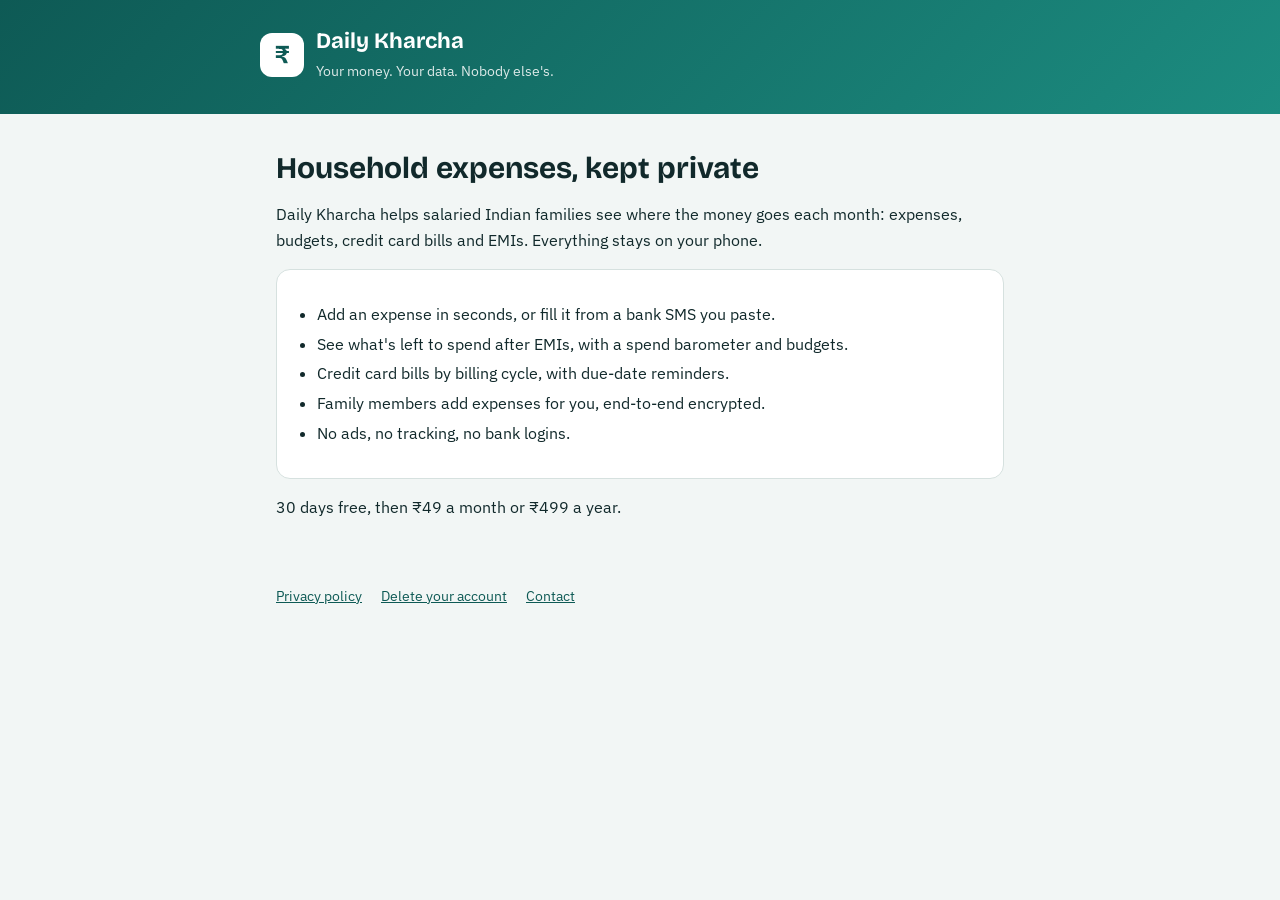
<file: index.html>
<!doctype html>
<html lang="en">
<head>
  <meta charset="utf-8" />
  <meta name="viewport" content="width=device-width, initial-scale=1" />
  <title>Daily Kharcha</title>
  <meta name="description" content="A private household expense tracker for Indian families. Your expenses stay on your phone." />
  <link rel="preconnect" href="https://fonts.googleapis.com" />
  <link href="https://fonts.googleapis.com/css2?family=Bricolage+Grotesque:wght@700&family=IBM+Plex+Sans:wght@400;600&display=swap" rel="stylesheet" />
  <link rel="stylesheet" href="style.css" />
</head>
<body>
  <header>
    <div class="wrap">
      <div class="logo">₹</div>
      <div>
        <span class="brand">Daily Kharcha</span>
        <p>Your money. Your data. Nobody else's.</p>
      </div>
    </div>
  </header>

  <main class="wrap">
    <h1>Household expenses, kept private</h1>
    <p>
      Daily Kharcha helps salaried Indian families see where the money goes each month: expenses, budgets, credit card bills and EMIs.
      Everything stays on your phone.
    </p>
    <div class="card">
      <ul>
        <li>Add an expense in seconds, or fill it from a bank SMS you paste.</li>
        <li>See what's left to spend after EMIs, with a spend barometer and budgets.</li>
        <li>Credit card bills by billing cycle, with due-date reminders.</li>
        <li>Family members add expenses for you, end-to-end encrypted.</li>
        <li>No ads, no tracking, no bank logins.</li>
      </ul>
    </div>
    <p>30 days free, then ₹49 a month or ₹499 a year.</p>
  </main>

  <footer class="wrap">
    <a href="privacy-policy.html">Privacy policy</a>
    <a href="delete-account.html">Delete your account</a>
    <a href="mailto:thedailykharcha.app@gmail.com">Contact</a>
  </footer>
</body>
</html>
</file>
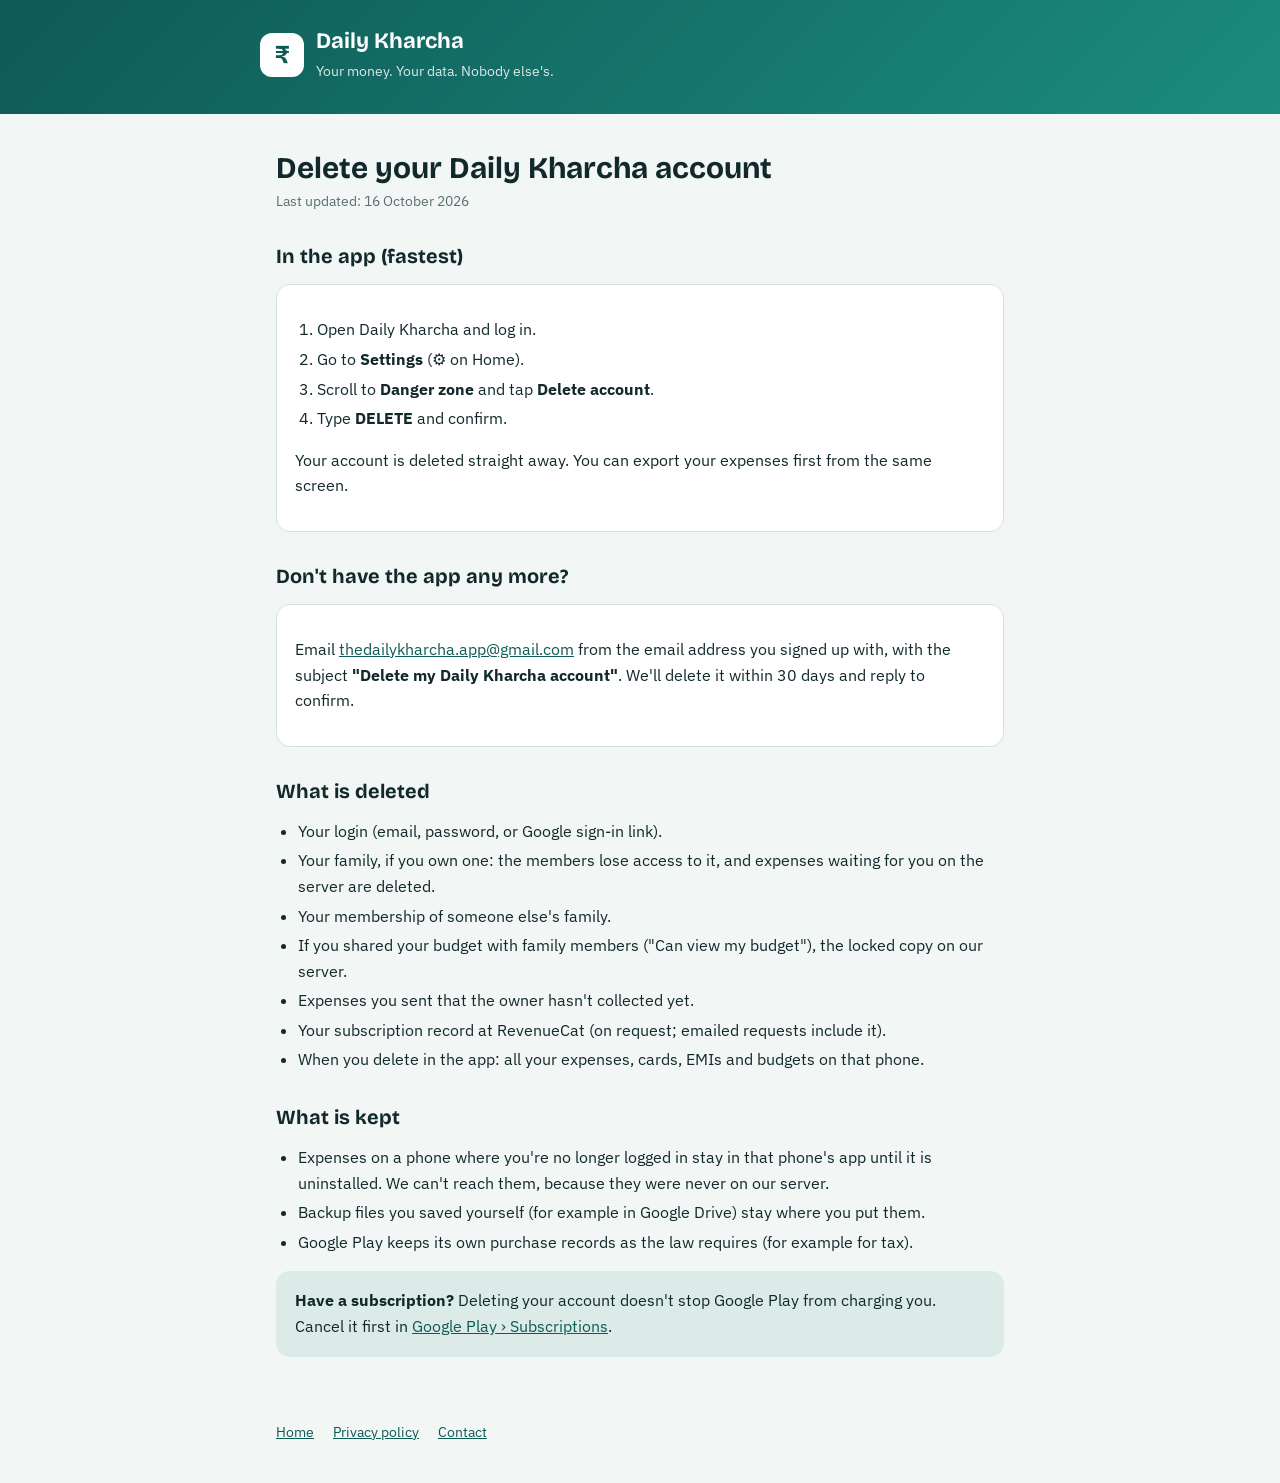
<file: delete-account.html>
<!doctype html>
<html lang="en">
<head>
  <meta charset="utf-8" />
  <meta name="viewport" content="width=device-width, initial-scale=1" />
  <title>Delete Your Account · Daily Kharcha</title>
  <meta name="description" content="How to delete your Daily Kharcha account and data." />
  <link rel="preconnect" href="https://fonts.googleapis.com" />
  <link href="https://fonts.googleapis.com/css2?family=Bricolage+Grotesque:wght@700&family=IBM+Plex+Sans:wght@400;600&display=swap" rel="stylesheet" />
  <link rel="stylesheet" href="style.css" />
</head>
<body>
  <header>
    <div class="wrap">
      <div class="logo">₹</div>
      <div>
        <a class="brand" href="./">Daily Kharcha</a>
        <p>Your money. Your data. Nobody else's.</p>
      </div>
    </div>
  </header>

  <main class="wrap">
    <h1>Delete your Daily Kharcha account</h1>
    <p class="updated">Last updated: 16 October 2026</p>

    <h2>In the app (fastest)</h2>
    <div class="card">
      <ol>
        <li>Open Daily Kharcha and log in.</li>
        <li>Go to <strong>Settings</strong> (⚙️ on Home).</li>
        <li>Scroll to <strong>Danger zone</strong> and tap <strong>Delete account</strong>.</li>
        <li>Type <strong>DELETE</strong> and confirm.</li>
      </ol>
      <p>Your account is deleted straight away. You can export your expenses first from the same screen.</p>
    </div>

    <h2>Don't have the app any more?</h2>
    <div class="card">
      <p>
        Email <a href="mailto:thedailykharcha.app@gmail.com?subject=Delete%20my%20Daily%20Kharcha%20account">thedailykharcha.app@gmail.com</a>
        from the email address you signed up with, with the subject <strong>"Delete my Daily Kharcha account"</strong>.
        We'll delete it within 30 days and reply to confirm.
      </p>
    </div>

    <h2>What is deleted</h2>
    <ul>
      <li>Your login (email, password, or Google sign-in link).</li>
      <li>Your family, if you own one: the members lose access to it, and expenses waiting for you on the server are deleted.</li>
      <li>Your membership of someone else's family.</li>
      <li>If you shared your budget with family members ("Can view my budget"), the locked copy on our server.</li>
      <li>Expenses you sent that the owner hasn't collected yet.</li>
      <li>Your subscription record at RevenueCat (on request; emailed requests include it).</li>
      <li>When you delete in the app: all your expenses, cards, EMIs and budgets on that phone.</li>
    </ul>

    <h2>What is kept</h2>
    <ul>
      <li>Expenses on a phone where you're no longer logged in stay in that phone's app until it is uninstalled. We can't reach them,
        because they were never on our server.</li>
      <li>Backup files you saved yourself (for example in Google Drive) stay where you put them.</li>
      <li>Google Play keeps its own purchase records as the law requires (for example for tax).</li>
    </ul>

    <div class="card soft">
      <strong>Have a subscription?</strong> Deleting your account doesn't stop Google Play from charging you.
      Cancel it first in <a href="https://play.google.com/store/account/subscriptions">Google Play › Subscriptions</a>.
    </div>
  </main>

  <footer class="wrap">
    <a href="./">Home</a>
    <a href="privacy-policy.html">Privacy policy</a>
    <a href="mailto:thedailykharcha.app@gmail.com">Contact</a>
  </footer>
</body>
</html>
</file>
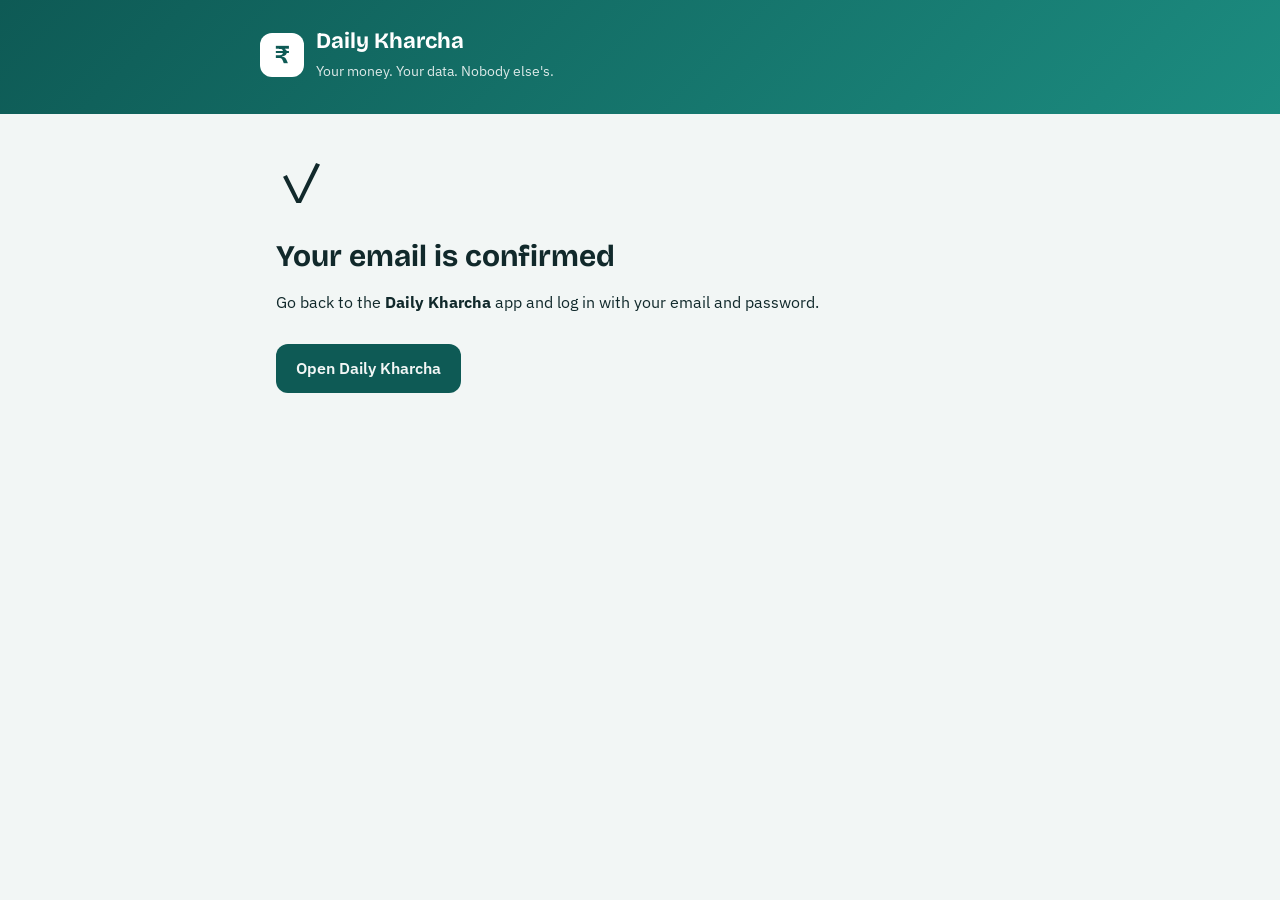
<file: email-confirmed.html>
<!doctype html>
<html lang="en">
<head>
  <meta charset="utf-8" />
  <meta name="viewport" content="width=device-width, initial-scale=1" />
  <title>Email Confirmed · Daily Kharcha</title>
  <link rel="preconnect" href="https://fonts.googleapis.com" />
  <link href="https://fonts.googleapis.com/css2?family=Bricolage+Grotesque:wght@700&family=IBM+Plex+Sans:wght@400;600&display=swap" rel="stylesheet" />
  <link rel="stylesheet" href="style.css" />
</head>
<body>
  <header>
    <div class="wrap">
      <div class="logo">₹</div>
      <div>
        <a class="brand" href="./">Daily Kharcha</a>
        <p>Your money. Your data. Nobody else's.</p>
      </div>
    </div>
  </header>

  <main class="wrap">
    <!-- Supabase sends people here after they click the link in the confirmation email.
         If the link was too old or already used, Supabase adds "error" to the address: show that instead. -->
    <div id="ok">
      <p class="big-tick">✓</p>
      <h1>Your email is confirmed</h1>
      <p>Go back to the <strong>Daily Kharcha</strong> app and log in with your email and password.</p>
      <a class="button" href="dailykharcha://">Open Daily Kharcha</a>
    </div>
    <div id="failed" hidden>
      <p class="big-tick">⚠</p>
      <h1>This link didn't work</h1>
      <p>It may be too old or already used. Open the app and try logging in. If it says your email isn't confirmed,
        sign up again to get a new email.</p>
      <a class="button" href="dailykharcha://">Open Daily Kharcha</a>
    </div>
  </main>

  <script>
    var where = location.hash + location.search;
    if (/error/.test(where)) {
      document.getElementById("ok").hidden = true;
      document.getElementById("failed").hidden = false;
    }
    // The address may carry a one-time login code. This page doesn't use it, so remove it from the address bar.
    if (location.hash) history.replaceState(null, "", location.pathname);
  </script>
</body>
</html>
</file>
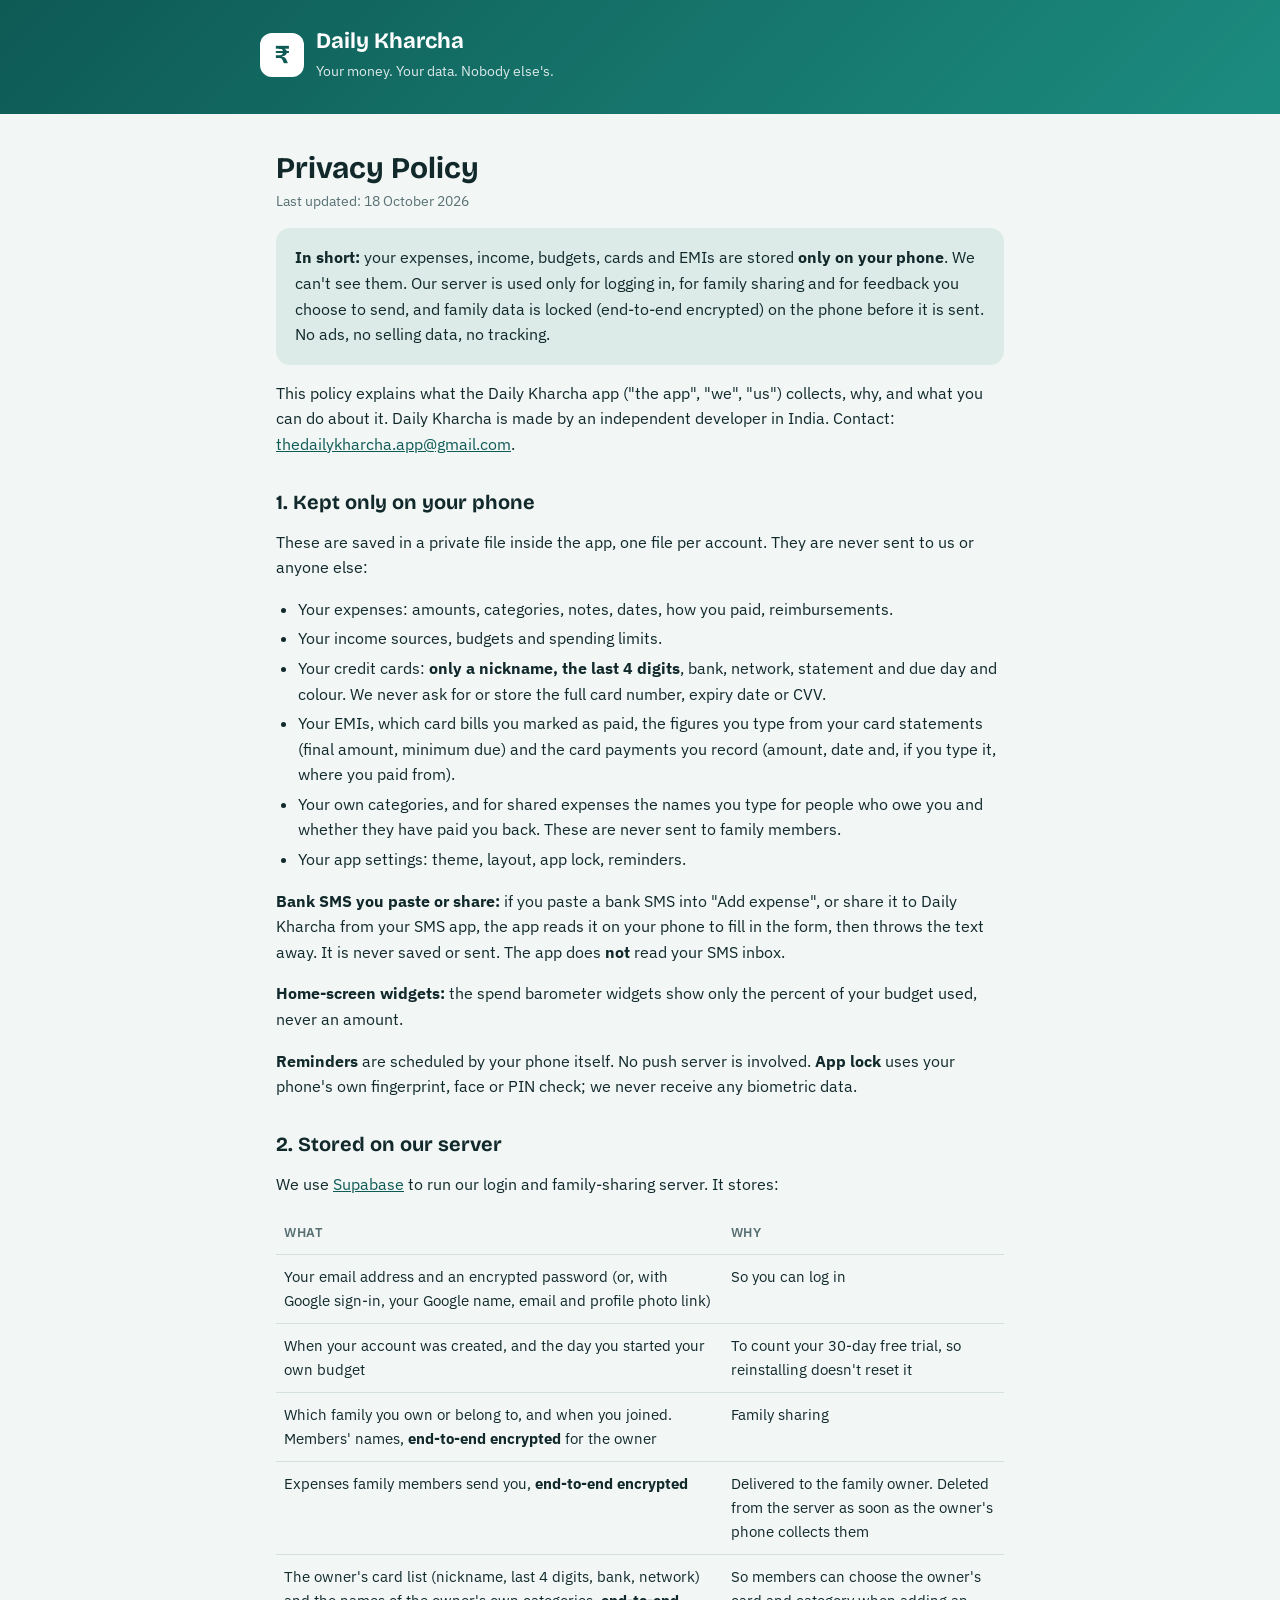
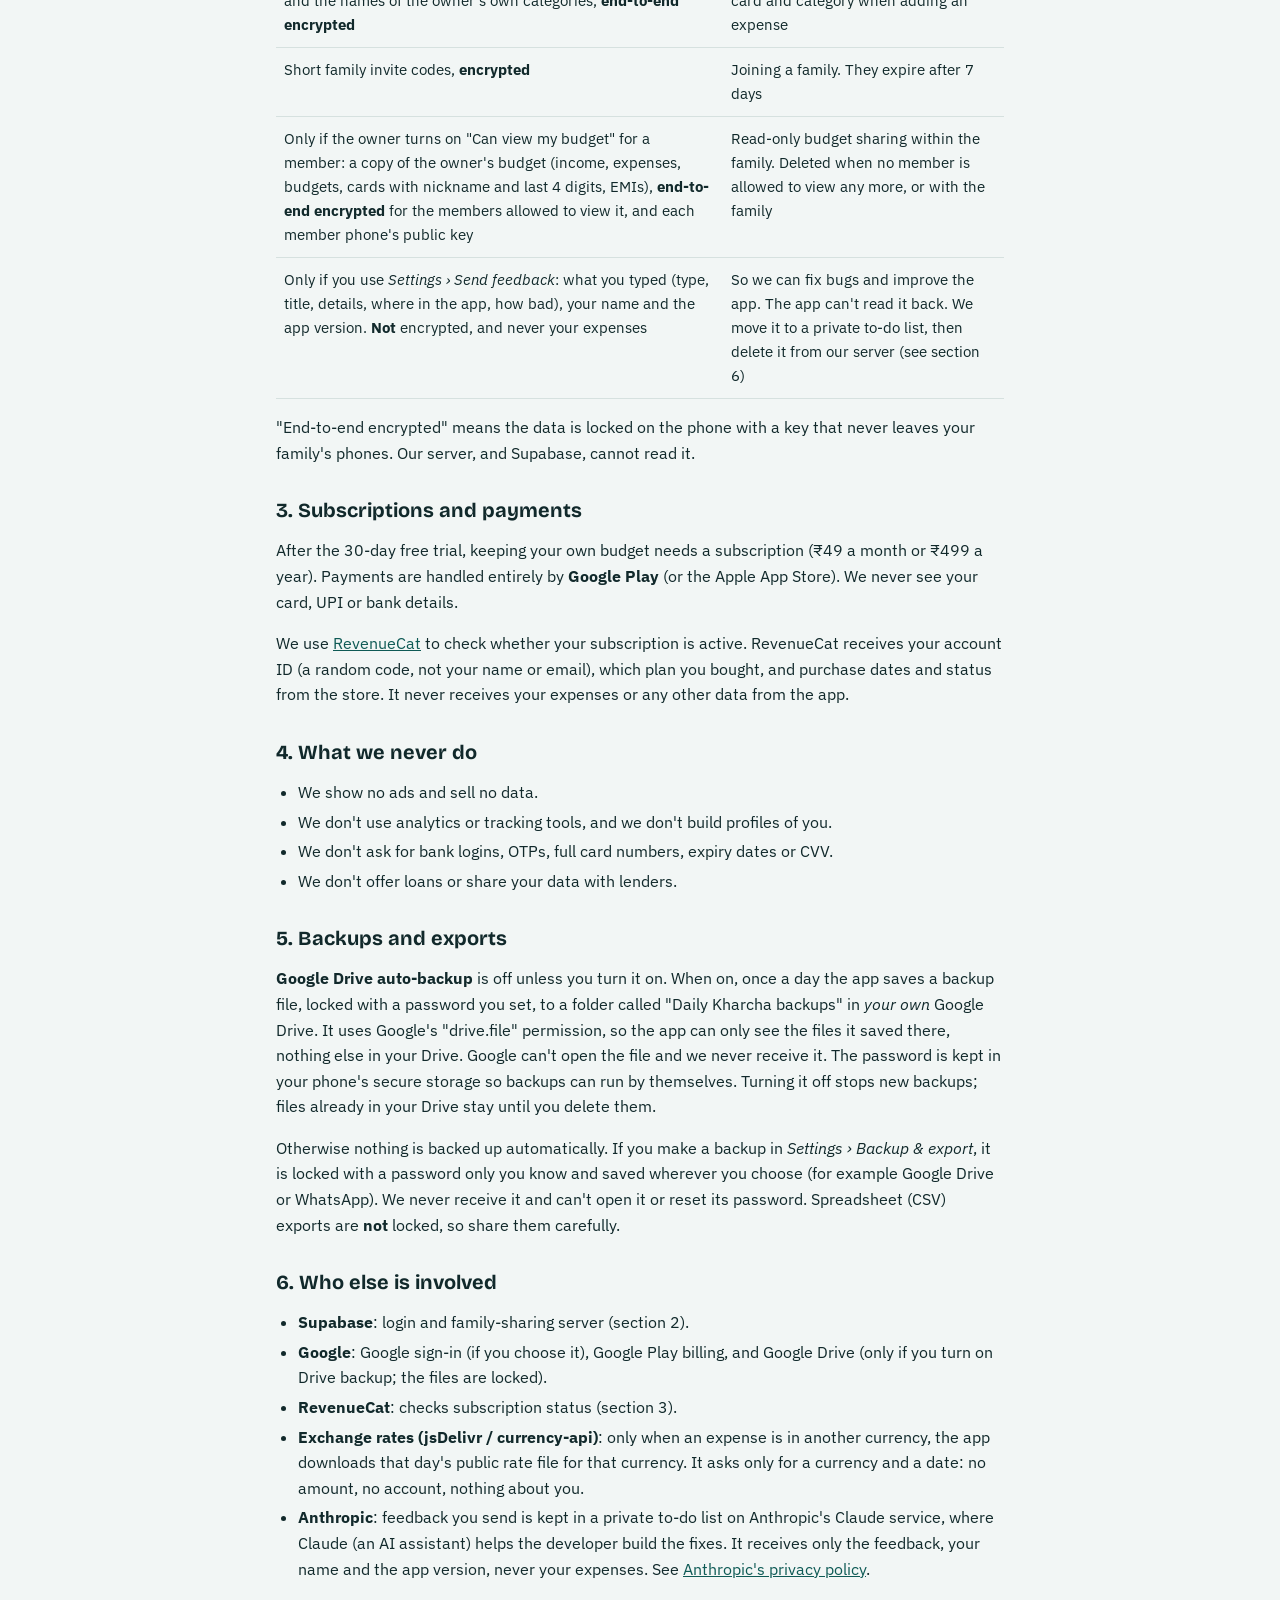
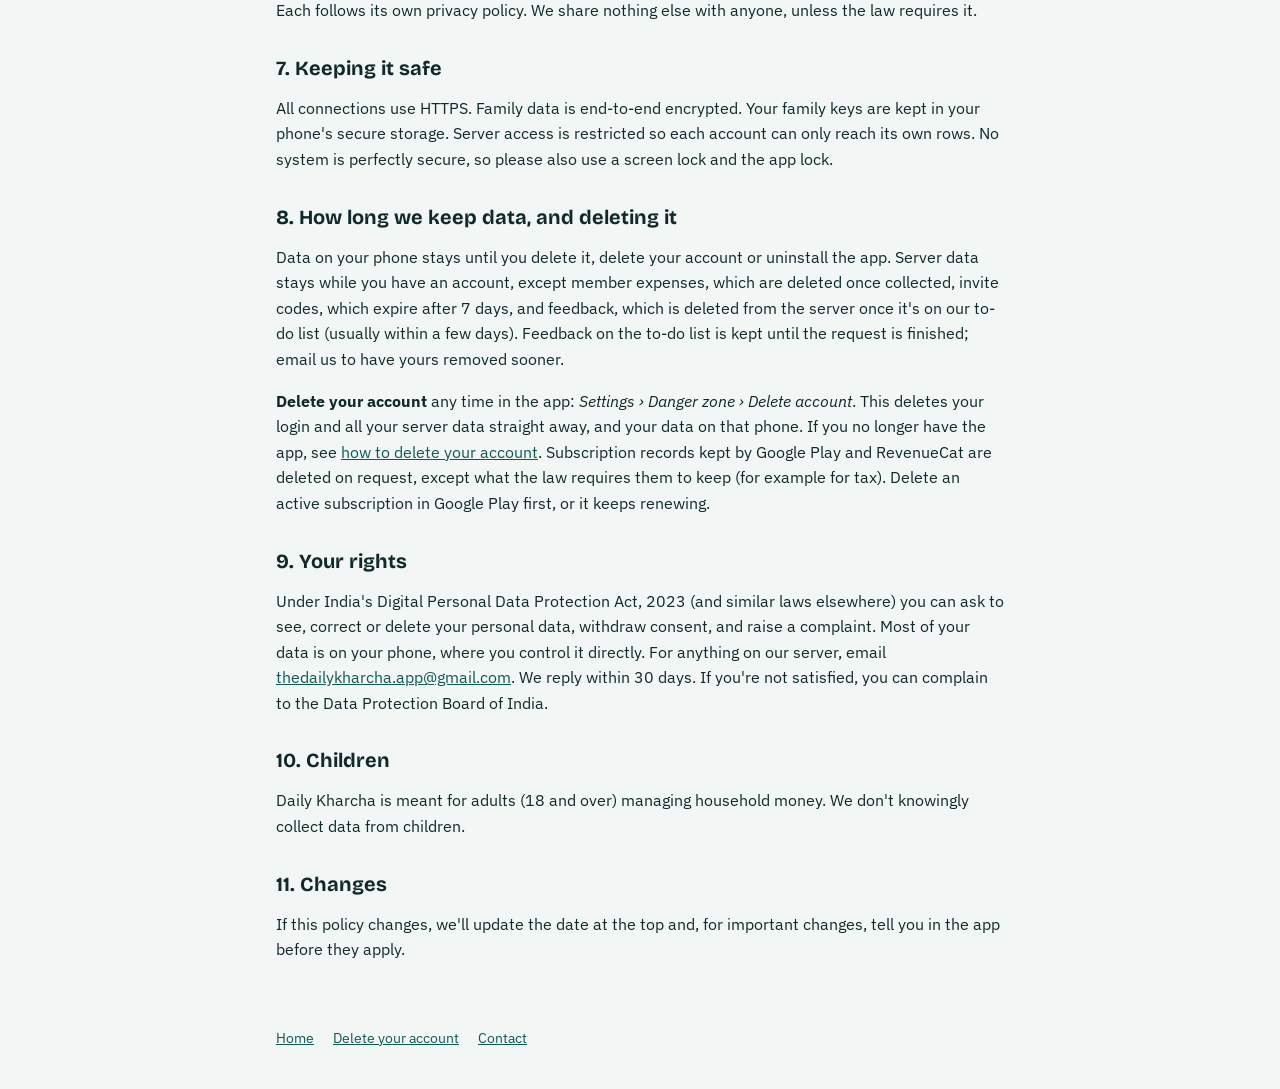
<file: privacy-policy.html>
<!doctype html>
<html lang="en">
<head>
  <meta charset="utf-8" />
  <meta name="viewport" content="width=device-width, initial-scale=1" />
  <title>Privacy Policy · Daily Kharcha</title>
  <meta name="description" content="How Daily Kharcha keeps your data: your expenses stay on your phone." />
  <link rel="preconnect" href="https://fonts.googleapis.com" />
  <link href="https://fonts.googleapis.com/css2?family=Bricolage+Grotesque:wght@700&family=IBM+Plex+Sans:wght@400;600&display=swap" rel="stylesheet" />
  <link rel="stylesheet" href="style.css" />
</head>
<body>
  <header>
    <div class="wrap">
      <div class="logo">₹</div>
      <div>
        <a class="brand" href="./">Daily Kharcha</a>
        <p>Your money. Your data. Nobody else's.</p>
      </div>
    </div>
  </header>

  <main class="wrap">
    <h1>Privacy Policy</h1>
    <p class="updated">Last updated: 18 October 2026</p>

    <div class="card soft">
      <strong>In short:</strong> your expenses, income, budgets, cards and EMIs are stored <strong>only on your phone</strong>.
      We can't see them. Our server is used only for logging in, for family sharing and for feedback you choose to send,
      and family data is locked (end-to-end encrypted) on the phone before it is sent. No ads, no selling data, no tracking.
    </div>

    <p>
      This policy explains what the Daily Kharcha app ("the app", "we", "us") collects, why, and what you can do about it.
      Daily Kharcha is made by an independent developer in India. Contact:
      <a href="mailto:thedailykharcha.app@gmail.com">thedailykharcha.app@gmail.com</a>.
    </p>

    <h2>1. Kept only on your phone</h2>
    <p>These are saved in a private file inside the app, one file per account. They are never sent to us or anyone else:</p>
    <ul>
      <li>Your expenses: amounts, categories, notes, dates, how you paid, reimbursements.</li>
      <li>Your income sources, budgets and spending limits.</li>
      <li>Your credit cards: <strong>only a nickname, the last 4 digits</strong>, bank, network, statement and due day and colour.
        We never ask for or store the full card number, expiry date or CVV.</li>
      <li>Your EMIs, which card bills you marked as paid, the figures you type from your card statements (final amount, minimum due) and the card payments you record (amount, date and, if you type it, where you paid from).</li>
          <li>Your own categories, and for shared expenses the names you type for people who owe you and whether they have paid you back. These are never sent to family members.</li>
      <li>Your app settings: theme, layout, app lock, reminders.</li>
    </ul>
    <p>
      <strong>Bank SMS you paste or share:</strong> if you paste a bank SMS into "Add expense", or share it to Daily Kharcha from your
      SMS app, the app reads it on your phone to fill in the form, then throws the text away. It is never saved or sent.
      The app does <strong>not</strong> read your SMS inbox.
    </p>
    <p>
      <strong>Home-screen widgets:</strong> the spend barometer widgets show only the percent of your budget used, never an amount.
    </p>
    <p>
      <strong>Reminders</strong> are scheduled by your phone itself. No push server is involved.
      <strong>App lock</strong> uses your phone's own fingerprint, face or PIN check; we never receive any biometric data.
    </p>

    <h2>2. Stored on our server</h2>
    <p>We use <a href="https://supabase.com/privacy">Supabase</a> to run our login and family-sharing server. It stores:</p>
    <div class="table-scroll">
      <table>
        <tr><th>What</th><th>Why</th></tr>
        <tr><td>Your email address and an encrypted password (or, with Google sign-in, your Google name, email and profile photo link)</td><td>So you can log in</td></tr>
        <tr><td>When your account was created, and the day you started your own budget</td><td>To count your 30-day free trial, so reinstalling doesn't reset it</td></tr>
        <tr><td>Which family you own or belong to, and when you joined. Members' names, <strong>end-to-end encrypted</strong> for the owner</td><td>Family sharing</td></tr>
        <tr><td>Expenses family members send you, <strong>end-to-end encrypted</strong></td><td>Delivered to the family owner. Deleted from the server as soon as the owner's phone collects them</td></tr>
        <tr><td>The owner's card list (nickname, last 4 digits, bank, network) and the names of the owner's own categories, <strong>end-to-end encrypted</strong></td><td>So members can choose the owner's card and category when adding an expense</td></tr>
        <tr><td>Short family invite codes, <strong>encrypted</strong></td><td>Joining a family. They expire after 7 days</td></tr>
        <tr><td>Only if the owner turns on "Can view my budget" for a member: a copy of the owner's budget (income, expenses, budgets, cards with nickname and last 4 digits, EMIs), <strong>end-to-end encrypted</strong> for the members allowed to view it, and each member phone's public key</td><td>Read-only budget sharing within the family. Deleted when no member is allowed to view any more, or with the family</td></tr>
        <tr><td>Only if you use <em>Settings › Send feedback</em>: what you typed (type, title, details, where in the app, how bad), your name and the app version. <strong>Not</strong> encrypted, and never your expenses</td><td>So we can fix bugs and improve the app. The app can't read it back. We move it to a private to-do list, then delete it from our server (see section 6)</td></tr>
      </table>
    </div>
    <p>
      "End-to-end encrypted" means the data is locked on the phone with a key that never leaves your family's phones.
      Our server, and Supabase, cannot read it.
    </p>

    <h2>3. Subscriptions and payments</h2>
    <p>
      After the 30-day free trial, keeping your own budget needs a subscription (₹49 a month or ₹499 a year).
      Payments are handled entirely by <strong>Google Play</strong> (or the Apple App Store). We never see your card, UPI or bank details.
    </p>
    <p>
      We use <a href="https://www.revenuecat.com/privacy/">RevenueCat</a> to check whether your subscription is active. RevenueCat receives
      your account ID (a random code, not your name or email), which plan you bought, and purchase dates and status from the store.
      It never receives your expenses or any other data from the app.
    </p>

    <h2>4. What we never do</h2>
    <ul>
      <li>We show no ads and sell no data.</li>
      <li>We don't use analytics or tracking tools, and we don't build profiles of you.</li>
      <li>We don't ask for bank logins, OTPs, full card numbers, expiry dates or CVV.</li>
      <li>We don't offer loans or share your data with lenders.</li>
    </ul>

    <h2>5. Backups and exports</h2>
    <p>
      <strong>Google Drive auto-backup</strong> is off unless you turn it on. When on, once a day the app saves a backup file,
      locked with a password you set, to a folder called "Daily Kharcha backups" in <em>your own</em> Google Drive. It uses
      Google's "drive.file" permission, so the app can only see the files it saved there, nothing else in your Drive. Google can't
      open the file and we never receive it. The password is kept in your phone's secure storage so backups can run by themselves.
      Turning it off stops new backups; files already in your Drive stay until you delete them.
    </p>
    <p>
      Otherwise nothing is backed up automatically. If you make a backup in <em>Settings › Backup &amp; export</em>, it is locked with a password
      only you know and saved wherever you choose (for example Google Drive or WhatsApp). We never receive it and can't open it or
      reset its password. Spreadsheet (CSV) exports are <strong>not</strong> locked, so share them carefully.
    </p>

    <h2>6. Who else is involved</h2>
    <ul>
      <li><strong>Supabase</strong>: login and family-sharing server (section 2).</li>
      <li><strong>Google</strong>: Google sign-in (if you choose it), Google Play billing, and Google Drive (only if you turn on Drive backup; the files are locked).</li>
      <li><strong>RevenueCat</strong>: checks subscription status (section 3).</li>
          <li><strong>Exchange rates (jsDelivr / currency-api)</strong>: only when an expense is in another currency, the app downloads that day's public rate file for that currency. It asks only for a currency and a date: no amount, no account, nothing about you.</li>
      <li><strong>Anthropic</strong>: feedback you send is kept in a private to-do list on Anthropic's Claude service, where
        Claude (an AI assistant) helps the developer build the fixes. It receives only the feedback, your name and the app version,
        never your expenses. See <a href="https://www.anthropic.com/legal/privacy">Anthropic's privacy policy</a>.</li>
    </ul>
    <p>Each follows its own privacy policy. We share nothing else with anyone, unless the law requires it.</p>

    <h2>7. Keeping it safe</h2>
    <p>
      All connections use HTTPS. Family data is end-to-end encrypted. Your family keys are kept in your phone's secure storage.
      Server access is restricted so each account can only reach its own rows. No system is perfectly secure, so please also use
      a screen lock and the app lock.
    </p>

    <h2>8. How long we keep data, and deleting it</h2>
    <p>
      Data on your phone stays until you delete it, delete your account or uninstall the app. Server data stays while you have an account,
      except member expenses, which are deleted once collected, invite codes, which expire after 7 days, and feedback, which is
      deleted from the server once it's on our to-do list (usually within a few days). Feedback on the to-do list is kept until
      the request is finished; email us to have yours removed sooner.
    </p>
    <p>
      <strong>Delete your account</strong> any time in the app: <em>Settings › Danger zone › Delete account</em>. This deletes your
      login and all your server data straight away, and your data on that phone. If you no longer have the app, see
      <a href="delete-account.html">how to delete your account</a>. Subscription records kept by Google Play and RevenueCat are
      deleted on request, except what the law requires them to keep (for example for tax). Delete an active subscription in
      Google Play first, or it keeps renewing.
    </p>

    <h2>9. Your rights</h2>
    <p>
      Under India's Digital Personal Data Protection Act, 2023 (and similar laws elsewhere) you can ask to see, correct or delete
      your personal data, withdraw consent, and raise a complaint. Most of your data is on your phone, where you control it directly.
      For anything on our server, email <a href="mailto:thedailykharcha.app@gmail.com">thedailykharcha.app@gmail.com</a>.
      We reply within 30 days. If you're not satisfied, you can complain to the Data Protection Board of India.
    </p>

    <h2>10. Children</h2>
    <p>Daily Kharcha is meant for adults (18 and over) managing household money. We don't knowingly collect data from children.</p>

    <h2>11. Changes</h2>
    <p>
      If this policy changes, we'll update the date at the top and, for important changes, tell you in the app before they apply.
    </p>
  </main>

  <footer class="wrap">
    <a href="./">Home</a>
    <a href="delete-account.html">Delete your account</a>
    <a href="mailto:thedailykharcha.app@gmail.com">Contact</a>
  </footer>
</body>
</html>
</file>
<file: style.css>
/* Daily Kharcha website. Colours from src/constants/theme.ts ("original" and "originalDark"). */
:root {
  --bg: #f2f6f5;
  --surface: #ffffff;
  --ink: #11292b;
  --muted: #587073;
  --line: #d6e1df;
  --accent: #0e5a55;
  --soft: #dcebe8;
  --hero1: #0e5a55;
  --hero2: #1c8c80;
  --hero-ink: #ffffff;
}
@media (prefers-color-scheme: dark) {
  :root {
    --bg: #0c1819;
    --surface: #132425;
    --ink: #e5efed;
    --muted: #93aaa8;
    --line: #243b3c;
    --accent: #46c2b5;
    --soft: #1b3637;
    --hero1: #1b3637;
    --hero2: #23706a;
    --hero-ink: #e5efed;
  }
}

* { box-sizing: border-box; }
html { -webkit-text-size-adjust: 100%; }
body {
  margin: 0;
  background: var(--bg);
  color: var(--ink);
  font-family: "IBM Plex Sans", system-ui, -apple-system, "Segoe UI", sans-serif;
  font-size: 16px;
  line-height: 1.6;
}
h1, h2, .brand { font-family: "Bricolage Grotesque", system-ui, sans-serif; line-height: 1.2; }
a { color: var(--accent); }

header {
  background: linear-gradient(135deg, var(--hero1), var(--hero2));
  color: var(--hero-ink);
  padding: 28px 16px 32px;
}
header .wrap { display: flex; align-items: center; gap: 12px; }
.logo {
  width: 44px; height: 44px; border-radius: 12px; background: #fff; color: #0e5a55;
  display: grid; place-items: center; font: 700 26px "Bricolage Grotesque", sans-serif; flex: none;
}
.brand { font-size: 22px; font-weight: 700; color: var(--hero-ink); text-decoration: none; }
header p { margin: 4px 0 0; opacity: 0.85; font-size: 14px; }

.wrap { max-width: 760px; margin: 0 auto; }
main { padding: 8px 16px 48px; }
h1 { font-size: 30px; margin: 28px 0 4px; }
h2 { font-size: 20px; margin: 32px 0 8px; }
.updated { color: var(--muted); font-size: 14px; margin: 0 0 16px; }

.card {
  background: var(--surface);
  border: 1px solid var(--line);
  border-radius: 14px;
  padding: 16px 18px;
  margin: 16px 0;
}
.card.soft { background: var(--soft); border-color: transparent; }
ul, ol { padding-left: 22px; }
li { margin: 4px 0; }

table { width: 100%; border-collapse: collapse; font-size: 15px; }
th, td { text-align: left; vertical-align: top; padding: 10px 8px; border-bottom: 1px solid var(--line); }
th { color: var(--muted); font-weight: 600; font-size: 13px; text-transform: uppercase; letter-spacing: 0.04em; }
.table-scroll { overflow-x: auto; }

.big-tick { font-size: 56px; line-height: 1; margin: 32px 0 0; }
.button {
  display: inline-block; background: var(--accent); color: var(--bg); text-decoration: none;
  padding: 12px 20px; border-radius: 12px; font-weight: 600; margin-top: 12px;
}

footer { color: var(--muted); font-size: 14px; padding: 0 16px 40px; }
footer a { margin-right: 16px; }
</file>
